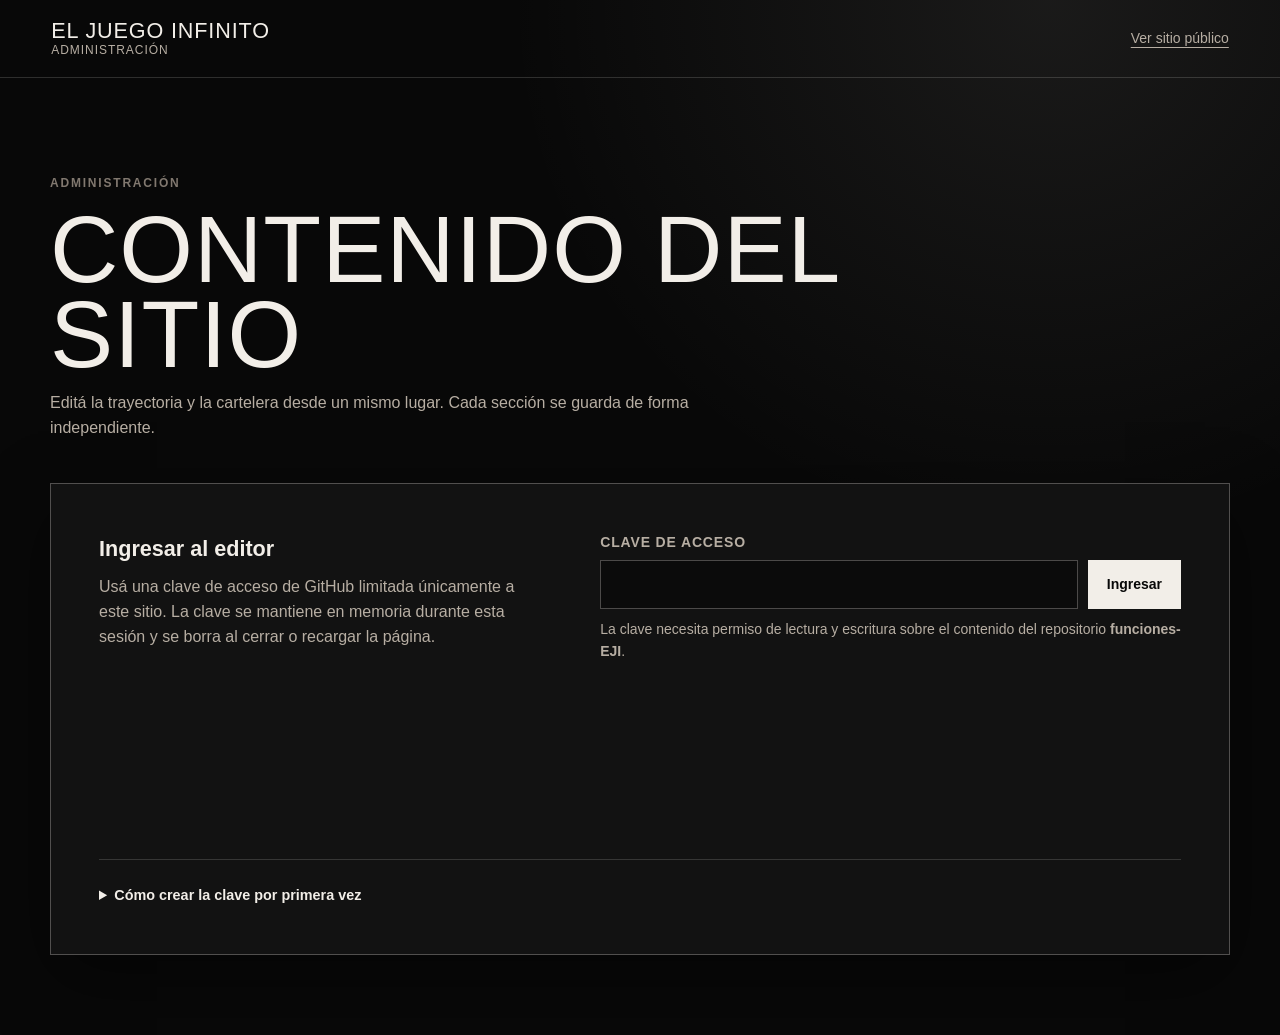
<file: admin/index.html>
<!DOCTYPE html>
<html lang="es">
<head>
  <meta charset="UTF-8">
  <meta name="viewport" content="width=device-width, initial-scale=1.0">
  <meta name="robots" content="noindex, nofollow">
  <meta name="referrer" content="no-referrer">
  <meta http-equiv="Content-Security-Policy" content="default-src 'self'; connect-src 'self' https://api.github.com; font-src https://fonts.gstatic.com; style-src 'self' https://fonts.googleapis.com; img-src 'self' data: blob:; script-src 'self'; base-uri 'none'; form-action 'self'">
  <title>Administración — El Juego Infinito</title>
  <link rel="preconnect" href="https://fonts.googleapis.com">
  <link rel="preconnect" href="https://fonts.gstatic.com" crossorigin>
  <link href="https://fonts.googleapis.com/css2?family=Anton&family=Inter:wght@400;500;600;700&display=swap" rel="stylesheet">
  <link rel="stylesheet" href="../css/style.css">
  <link rel="stylesheet" href="admin.css">
</head>
<body class="admin-body">
  <header class="admin-header">
    <a class="admin-brand" href="../index.html" aria-label="Volver al sitio de El Juego Infinito">
      <span>El Juego Infinito</span>
      <small>Administración</small>
    </a>
    <a class="admin-public-link" href="../index.html">Ver sitio público</a>
  </header>

  <main class="admin-main">
    <section class="admin-intro">
      <div>
        <div class="kicker">Administración</div>
        <h1>Contenido del sitio</h1>
        <p>Editá la trayectoria y la cartelera desde un mismo lugar. Cada sección se guarda de forma independiente.</p>
      </div>
      <div id="connection-state" class="connection-state" hidden>
        <span class="connection-dot" aria-hidden="true"></span>
        Sesión activa
        <button id="logout-button" class="text-button" type="button">Salir</button>
      </div>
    </section>

    <section id="login-panel" class="admin-panel login-panel">
      <div>
        <h2>Ingresar al editor</h2>
        <p>Usá una clave de acceso de GitHub limitada únicamente a este sitio. La clave se mantiene en memoria durante esta sesión y se borra al cerrar o recargar la página.</p>
      </div>
      <form id="login-form" class="login-form">
        <label for="access-token">Clave de acceso</label>
        <div class="token-row">
          <input id="access-token" name="access-token" type="password" autocomplete="off" spellcheck="false" required aria-describedby="token-help">
          <button class="admin-button" type="submit">Ingresar</button>
        </div>
        <p id="token-help" class="field-help">La clave necesita permiso de lectura y escritura sobre el contenido del repositorio <strong>funciones-EJI</strong>.</p>
      </form>
      <div id="login-status" class="status-message login-status" role="status" aria-live="polite"></div>
      <details class="setup-help">
        <summary>Cómo crear la clave por primera vez</summary>
        <ol>
          <li>Abrí <a href="https://github.com/settings/personal-access-tokens/new" target="_blank" rel="noopener noreferrer">GitHub · Nueva clave específica</a>.</li>
          <li>Elegí solo el repositorio <strong>funciones-EJI</strong>.</li>
          <li>En permisos del repositorio, activá <strong>Contents: Read and write</strong>.</li>
          <li>Elegí una fecha de vencimiento breve, generá la clave y guardala en tu administrador de contraseñas.</li>
        </ol>
      </details>
    </section>

    <section id="editor-panel" class="editor-panel" hidden>
      <div class="section-tabs" role="tablist" aria-label="Secciones editables">
        <button id="trayectoria-tab" class="section-tab active" type="button" role="tab" aria-selected="true" aria-controls="trayectoria-editor" data-section="trayectoria">Trayectoria</button>
        <button id="entradas-tab" class="section-tab" type="button" role="tab" aria-selected="false" aria-controls="entradas-editor" data-section="entradas">Entradas / Cartelera</button>
      </div>

      <section id="trayectoria-editor" class="section-editor" role="tabpanel" aria-labelledby="trayectoria-tab" data-section-panel="trayectoria">
        <div class="section-heading">
          <div>
            <h2>Trayectoria</h2>
            <p>Las funciones se muestran de la más reciente a la más antigua.</p>
          </div>
          <a href="../trayectoria.html" target="_blank" rel="noopener">Ver página pública</a>
        </div>
        <div class="editor-toolbar">
          <div>
            <strong id="trayectoria-count">0 funciones</strong>
            <span id="trayectoria-dirty" class="dirty-state" hidden>Cambios sin guardar</span>
          </div>
          <div class="toolbar-actions">
            <button id="trayectoria-reload" class="admin-button secondary" type="button">Volver a cargar</button>
            <button id="trayectoria-add" class="admin-button secondary" type="button">+ Nueva función</button>
            <button id="trayectoria-save" class="admin-button" type="button">Guardar trayectoria</button>
          </div>
        </div>
        <div id="trayectoria-status" class="status-message" role="status" aria-live="polite"></div>
        <div id="trayectoria-list" class="record-list"></div>
      </section>

      <section id="entradas-editor" class="section-editor" role="tabpanel" aria-labelledby="entradas-tab" data-section-panel="entradas" hidden>
        <div class="section-heading">
          <div>
            <h2>Entradas / Cartelera</h2>
            <p>Las funciones se muestran en orden cronológico, empezando por la fecha más próxima.</p>
          </div>
          <a href="../entradas.html" target="_blank" rel="noopener">Ver página pública</a>
        </div>
        <div class="editor-toolbar">
          <div>
            <strong id="entradas-count">0 funciones</strong>
            <span id="entradas-dirty" class="dirty-state" hidden>Cambios sin guardar</span>
          </div>
          <div class="toolbar-actions">
            <button id="entradas-reload" class="admin-button secondary" type="button">Volver a cargar</button>
            <button id="entradas-add" class="admin-button secondary" type="button">+ Nueva función</button>
            <button id="entradas-save" class="admin-button" type="button">Guardar cartelera</button>
          </div>
        </div>
        <div id="entradas-status" class="status-message" role="status" aria-live="polite"></div>
        <div id="entradas-list" class="record-list ticket-editor-list"></div>
      </section>
    </section>
  </main>

  <script src="admin.js"></script>
</body>
</html>
</file>
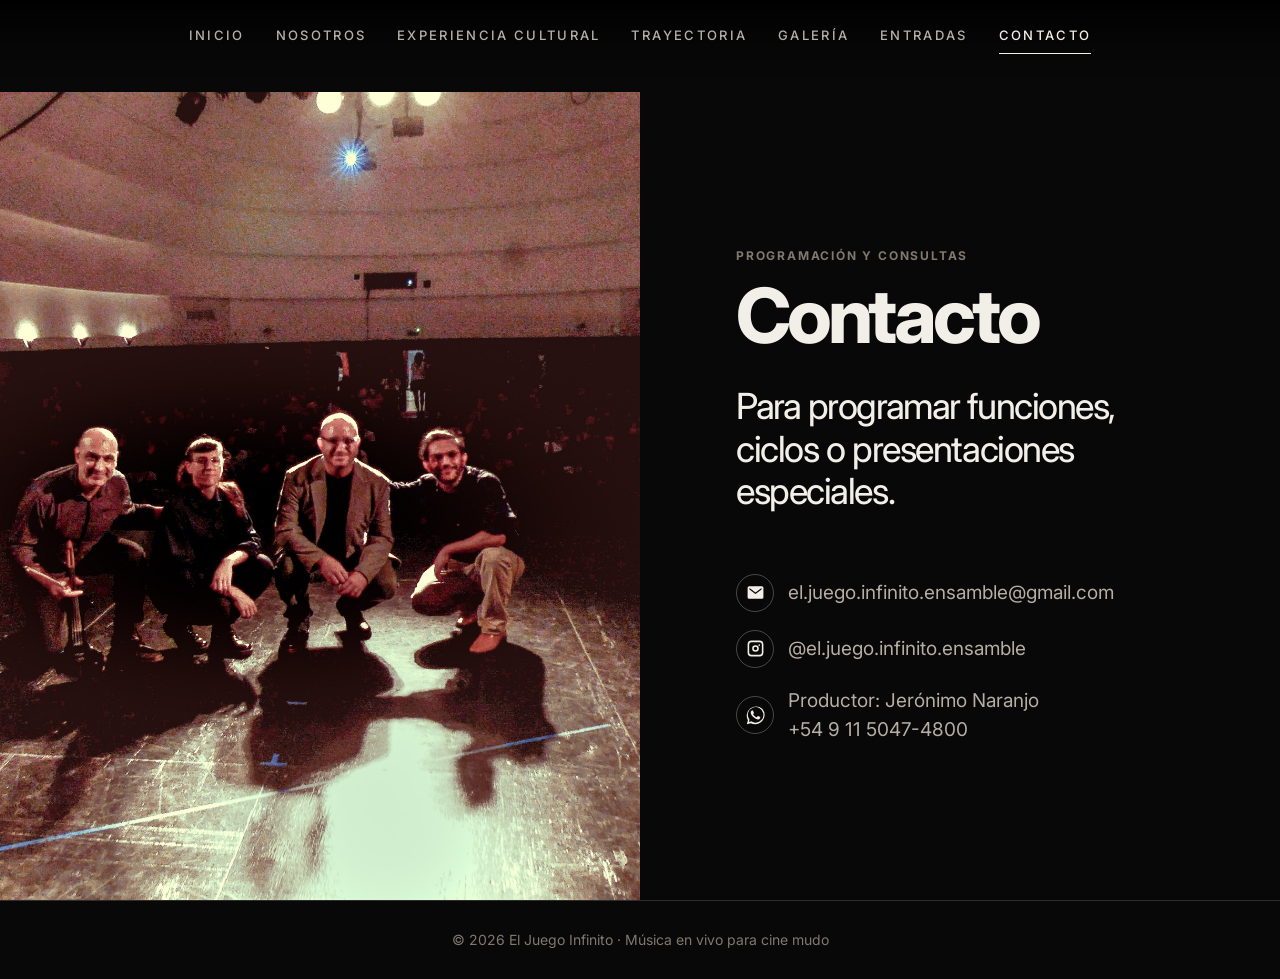
<file: contacto.html>
<!DOCTYPE html>
<html lang="es">
<head>
  <meta charset="UTF-8">
  <meta name="viewport" content="width=device-width, initial-scale=1.0">
  <title>Contacto — El Juego Infinito</title>
  <link rel="preconnect" href="https://fonts.googleapis.com">
  <link rel="preconnect" href="https://fonts.gstatic.com" crossorigin>
  <link href="https://fonts.googleapis.com/css2?family=Anton&family=Inter:wght@300;400;450;500;600;700;800&display=swap" rel="stylesheet">
  <link rel="stylesheet" href="css/style.css">
</head>
<body class="">
<nav class="site-nav" aria-label="Navegación principal">
  <ul class="nav-links">
    <li><a href="index.html" class="">Inicio</a></li>
<li><a href="nosotros.html" class="">Nosotros</a></li>
<li><a href="experiencia.html" class="">Experiencia cultural</a></li>
<li><a href="trayectoria.html" class="">Trayectoria</a></li>
<li><a href="galeria.html" class="">Galería</a></li>
<li><a href="entradas.html" class="">Entradas</a></li>
<li><a href="contacto.html" class="active">Contacto</a></li>
  </ul>
</nav>

<main>
  <section class="contact-layout reveal">
    <div class="contact-photo" aria-label="El Juego Infinito después de una función"></div>
    <div class="contact-content">
      <div class="kicker">Programación y consultas</div>
      <h1 class="page-title">Contacto</h1>
      <p class="lead">Para programar funciones, ciclos o presentaciones especiales.</p>

      <div class="contact-list">
        <a class="contact-item"
           href="https://mail.google.com/mail/?view=cm&fs=1&to=el.juego.infinito.ensamble@gmail.com"
           target="_blank"
           rel="noopener">
          <span class="icon-circle"><svg viewBox="0 0 24 24" aria-hidden="true"><path d="M20 4H4a2 2 0 0 0-2 2v12a2 2 0 0 0 2 2h16a2 2 0 0 0 2-2V6a2 2 0 0 0-2-2Zm-.4 4.25-7.07 5.3a.9.9 0 0 1-1.06 0L4.4 8.25V6.4l7.6 5.7 7.6-5.7v1.85Z"/></svg></span>
          <span>el.juego.infinito.ensamble@gmail.com</span>
        </a>
        <a class="contact-item" href="https://www.instagram.com/el.juego.infinito.ensamble/" target="_blank" rel="noopener">
          <span class="icon-circle"><svg viewBox="0 0 24 24" aria-hidden="true"><path d="M7 2h10a5 5 0 0 1 5 5v10a5 5 0 0 1-5 5H7a5 5 0 0 1-5-5V7a5 5 0 0 1 5-5Zm0 2a3 3 0 0 0-3 3v10a3 3 0 0 0 3 3h10a3 3 0 0 0 3-3V7a3 3 0 0 0-3-3H7Zm5 3.8A4.2 4.2 0 1 1 7.8 12 4.2 4.2 0 0 1 12 7.8Zm0 2A2.2 2.2 0 1 0 14.2 12 2.2 2.2 0 0 0 12 9.8Zm4.75-3.05a1 1 0 1 1-1 1 1 1 0 0 1 1-1Z"/></svg></span>
          <span>@el.juego.infinito.ensamble</span>
        </a>
        <a class="contact-item" href="https://wa.me/5491150474800" target="_blank" rel="noopener">
          <span class="icon-circle"><svg viewBox="0 0 24 24" aria-hidden="true"><path d="M20.5 3.5A11.8 11.8 0 0 0 2.4 18.1L1 23l5.1-1.35A11.78 11.78 0 0 0 12 23a11.8 11.8 0 0 0 8.5-19.5ZM12 21a9.7 9.7 0 0 1-5-1.38l-.36-.22-3 .8.8-2.9-.24-.38A9.82 9.82 0 1 1 12 21Zm5.36-7.35c-.3-.15-1.76-.87-2.03-.97s-.47-.15-.67.15-.77.97-.94 1.17-.35.22-.65.08a7.95 7.95 0 0 1-2.34-1.45 8.75 8.75 0 0 1-1.62-2.02c-.17-.3-.02-.46.13-.61.13-.13.3-.35.45-.52s.2-.3.3-.5a.55.55 0 0 0-.03-.52c-.08-.15-.67-1.62-.92-2.22-.24-.58-.49-.5-.67-.5h-.57a1.1 1.1 0 0 0-.8.37 3.35 3.35 0 0 0-1.05 2.5 5.84 5.84 0 0 0 1.22 3.1 13.35 13.35 0 0 0 5.1 4.5 17.4 17.4 0 0 0 1.7.63 4.1 4.1 0 0 0 1.87.12 3.06 3.06 0 0 0 2-1.42 2.5 2.5 0 0 0 .18-1.42c-.08-.13-.27-.2-.57-.35Z"/></svg></span>
          <span>Productor: Jerónimo Naranjo<br>+54 9 11 5047-4800</span>
        </a>
      </div>
    </div>
  </section>
</main>

<footer class="footer">© 2026 El Juego Infinito · Música en vivo para cine mudo</footer>
<script src="js/main.js"></script>
</body>
</html>
</file>
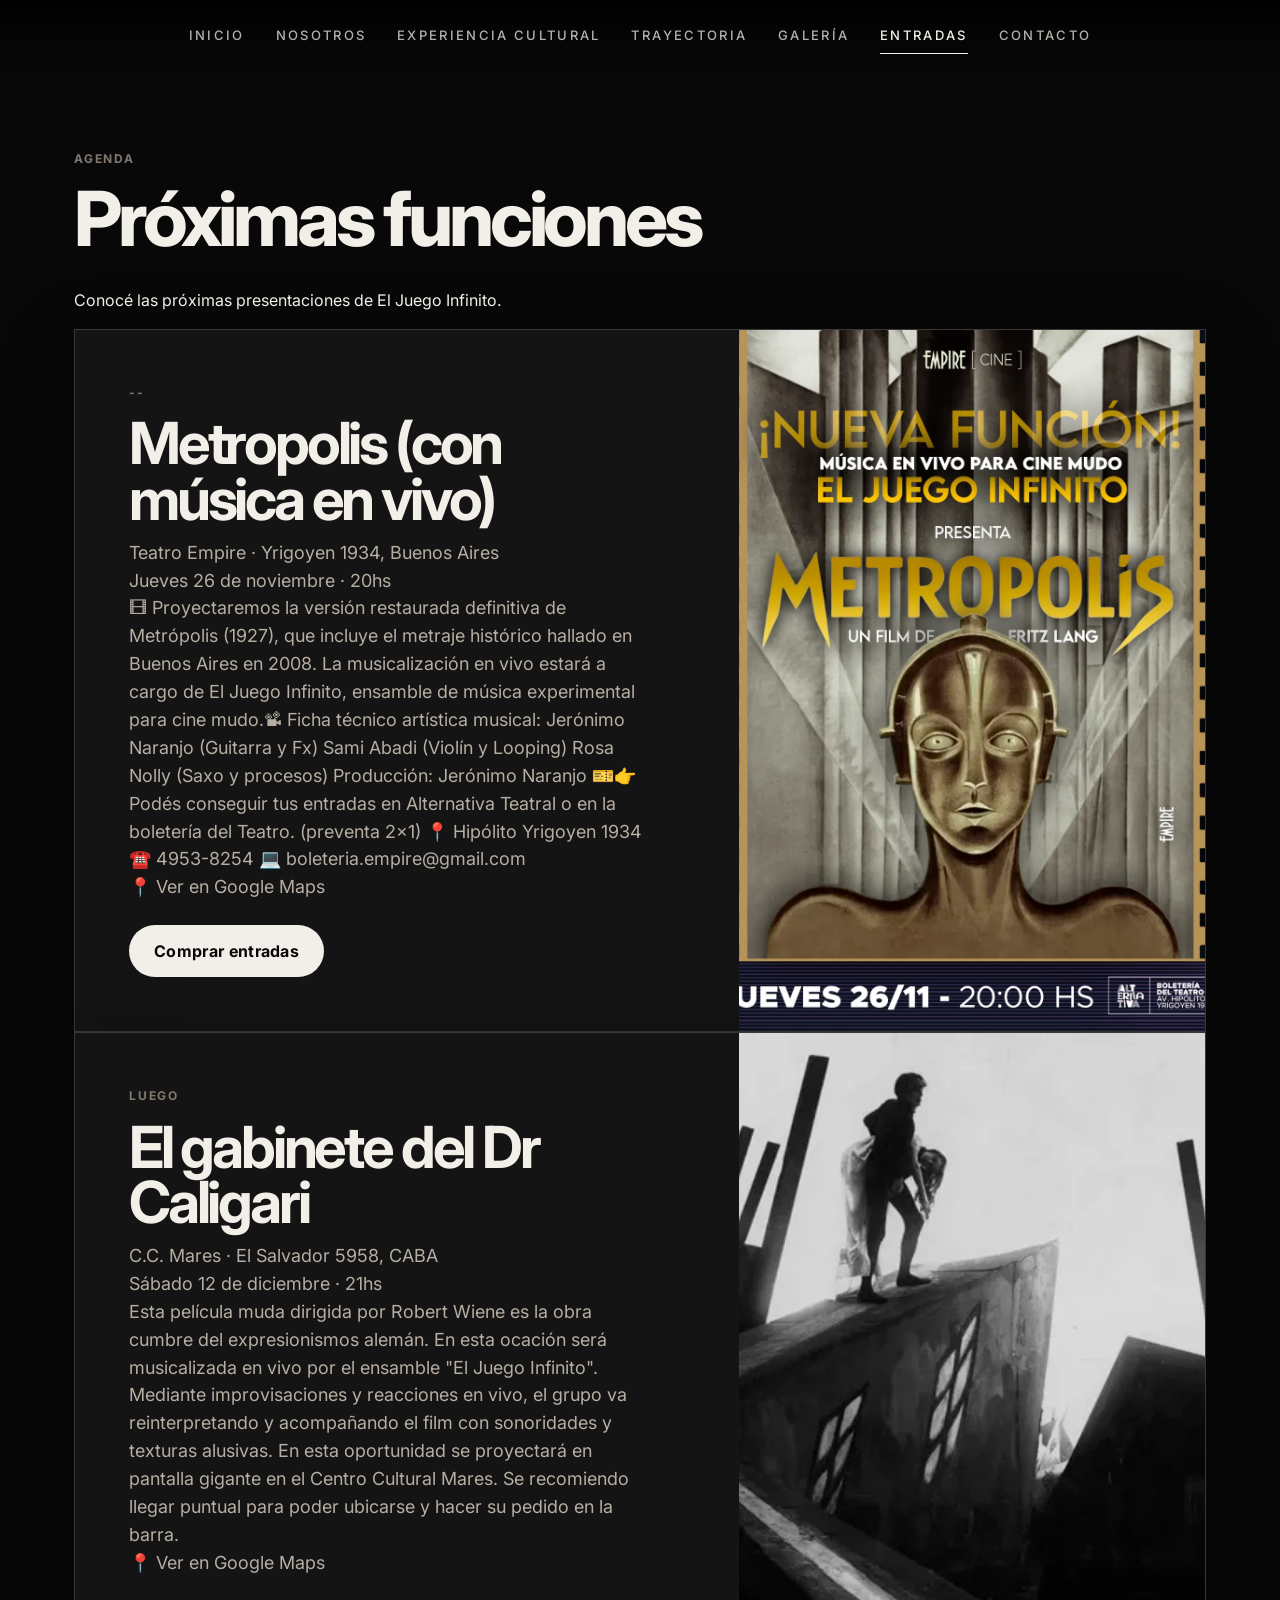
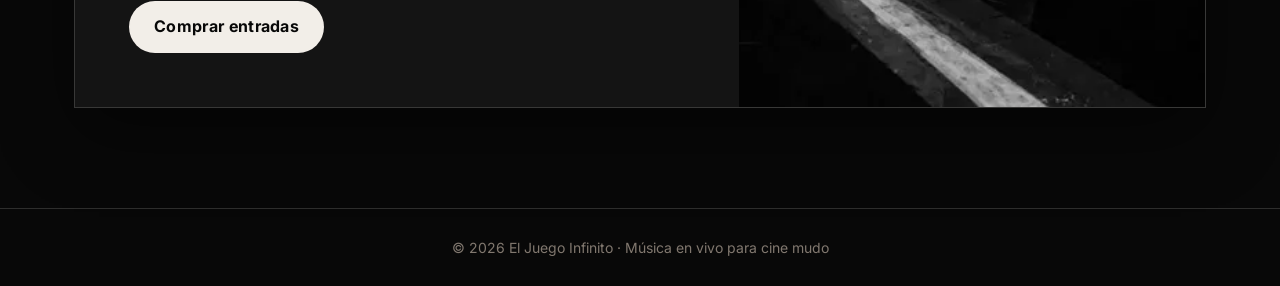
<file: entradas.html>
<!DOCTYPE html>
<html lang="es">
<head>
  <meta charset="UTF-8">
  <meta name="viewport" content="width=device-width, initial-scale=1.0">
  <title>Próximas funciones — El Juego Infinito</title>
  <link rel="preconnect" href="https://fonts.googleapis.com">
  <link rel="preconnect" href="https://fonts.gstatic.com" crossorigin>
  <link href="https://fonts.googleapis.com/css2?family=Anton&family=Inter:wght@300;400;450;500;600;700;800&display=swap" rel="stylesheet">
  <link rel="stylesheet" href="css/style.css">
</head>
<body class="">
<nav class="site-nav" aria-label="Navegación principal">
  <ul class="nav-links">
    <li><a href="index.html" class="">Inicio</a></li>
    <li><a href="nosotros.html" class="">Nosotros</a></li>
    <li><a href="experiencia.html" class="">Experiencia cultural</a></li>
    <li><a href="trayectoria.html" class="">Trayectoria</a></li>
    <li><a href="galeria.html" class="">Galería</a></li>
    <li><a href="entradas.html" class="active">Entradas</a></li>
    <li><a href="contacto.html" class="">Contacto</a></li>
  </ul>
</nav>

<main>
  <section class="page reveal">
    <div class="kicker">Agenda</div>
    <h1 class="page-title">Próximas funciones</h1>
    <p class="page-intro">Conocé las próximas presentaciones de El Juego Infinito.</p>

    <div id="ticket-list" class="ticket-list" aria-live="polite">
      <p class="ticket-message">Cargando próximas funciones…</p>
    </div>
    <noscript>
      <p class="ticket-message">Activá JavaScript para ver las próximas funciones.</p>
    </noscript>
  </section>
</main>

<footer class="footer">© 2026 El Juego Infinito · Música en vivo para cine mudo</footer>
<script src="js/entradas.js?v=2"></script>
<script src="js/main.js"></script>
</body>
</html>
</file>
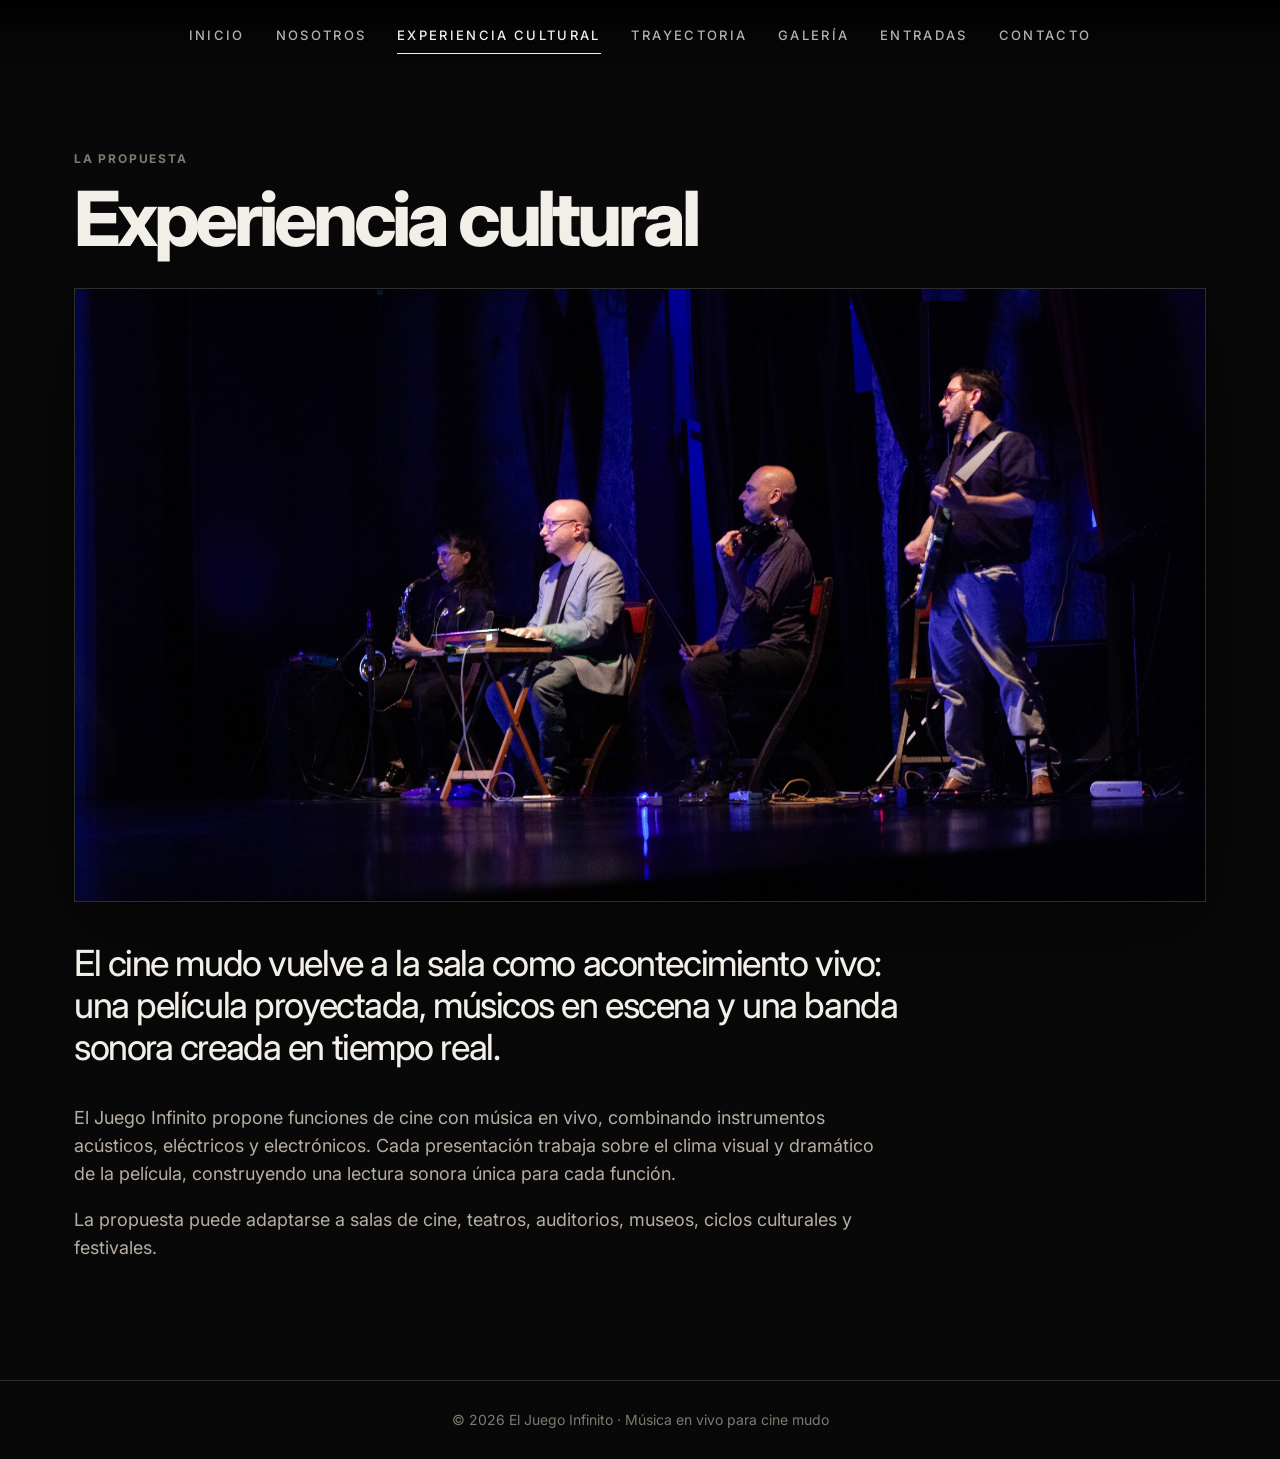
<file: experiencia.html>
<!DOCTYPE html>
<html lang="es">
<head>
  <meta charset="UTF-8">
  <meta name="viewport" content="width=device-width, initial-scale=1.0">
  <title>Experiencia cultural — El Juego Infinito</title>
  <link rel="preconnect" href="https://fonts.googleapis.com">
  <link rel="preconnect" href="https://fonts.gstatic.com" crossorigin>
  <link href="https://fonts.googleapis.com/css2?family=Anton&family=Inter:wght@300;400;450;500;600;700;800&display=swap" rel="stylesheet">
  <link rel="stylesheet" href="css/style.css">
</head>
<body class="">
<nav class="site-nav" aria-label="Navegación principal">
  <ul class="nav-links">
    <li><a href="index.html" class="">Inicio</a></li>
<li><a href="nosotros.html" class="">Nosotros</a></li>
<li><a href="experiencia.html" class="active">Experiencia cultural</a></li>
<li><a href="trayectoria.html" class="">Trayectoria</a></li>
<li><a href="galeria.html" class="">Galería</a></li>
<li><a href="entradas.html" class="">Entradas</a></li>
<li><a href="contacto.html" class="">Contacto</a></li>
  </ul>
</nav>

<main>
  <section class="page reveal">
    <div class="kicker">La propuesta</div>
    <h1 class="page-title">Experiencia cultural</h1>
    <figure class="feature-image">
      <img src="img/musicos-tocando.jpg" alt="El Juego Infinito musicalizando cine mudo en vivo">
    </figure>
    <p class="lead">El cine mudo vuelve a la sala como acontecimiento vivo: una película proyectada, músicos en escena y una banda sonora creada en tiempo real.</p>
    <div class="text">
      <p>El Juego Infinito propone funciones de cine con música en vivo, combinando instrumentos acústicos, eléctricos y electrónicos. Cada presentación trabaja sobre el clima visual y dramático de la película, construyendo una lectura sonora única para cada función.</p>
      <p>La propuesta puede adaptarse a salas de cine, teatros, auditorios, museos, ciclos culturales y festivales.</p>
    </div>
  </section>
</main>

<footer class="footer">© 2026 El Juego Infinito · Música en vivo para cine mudo</footer>
<script src="js/main.js"></script>
</body>
</html>
</file>
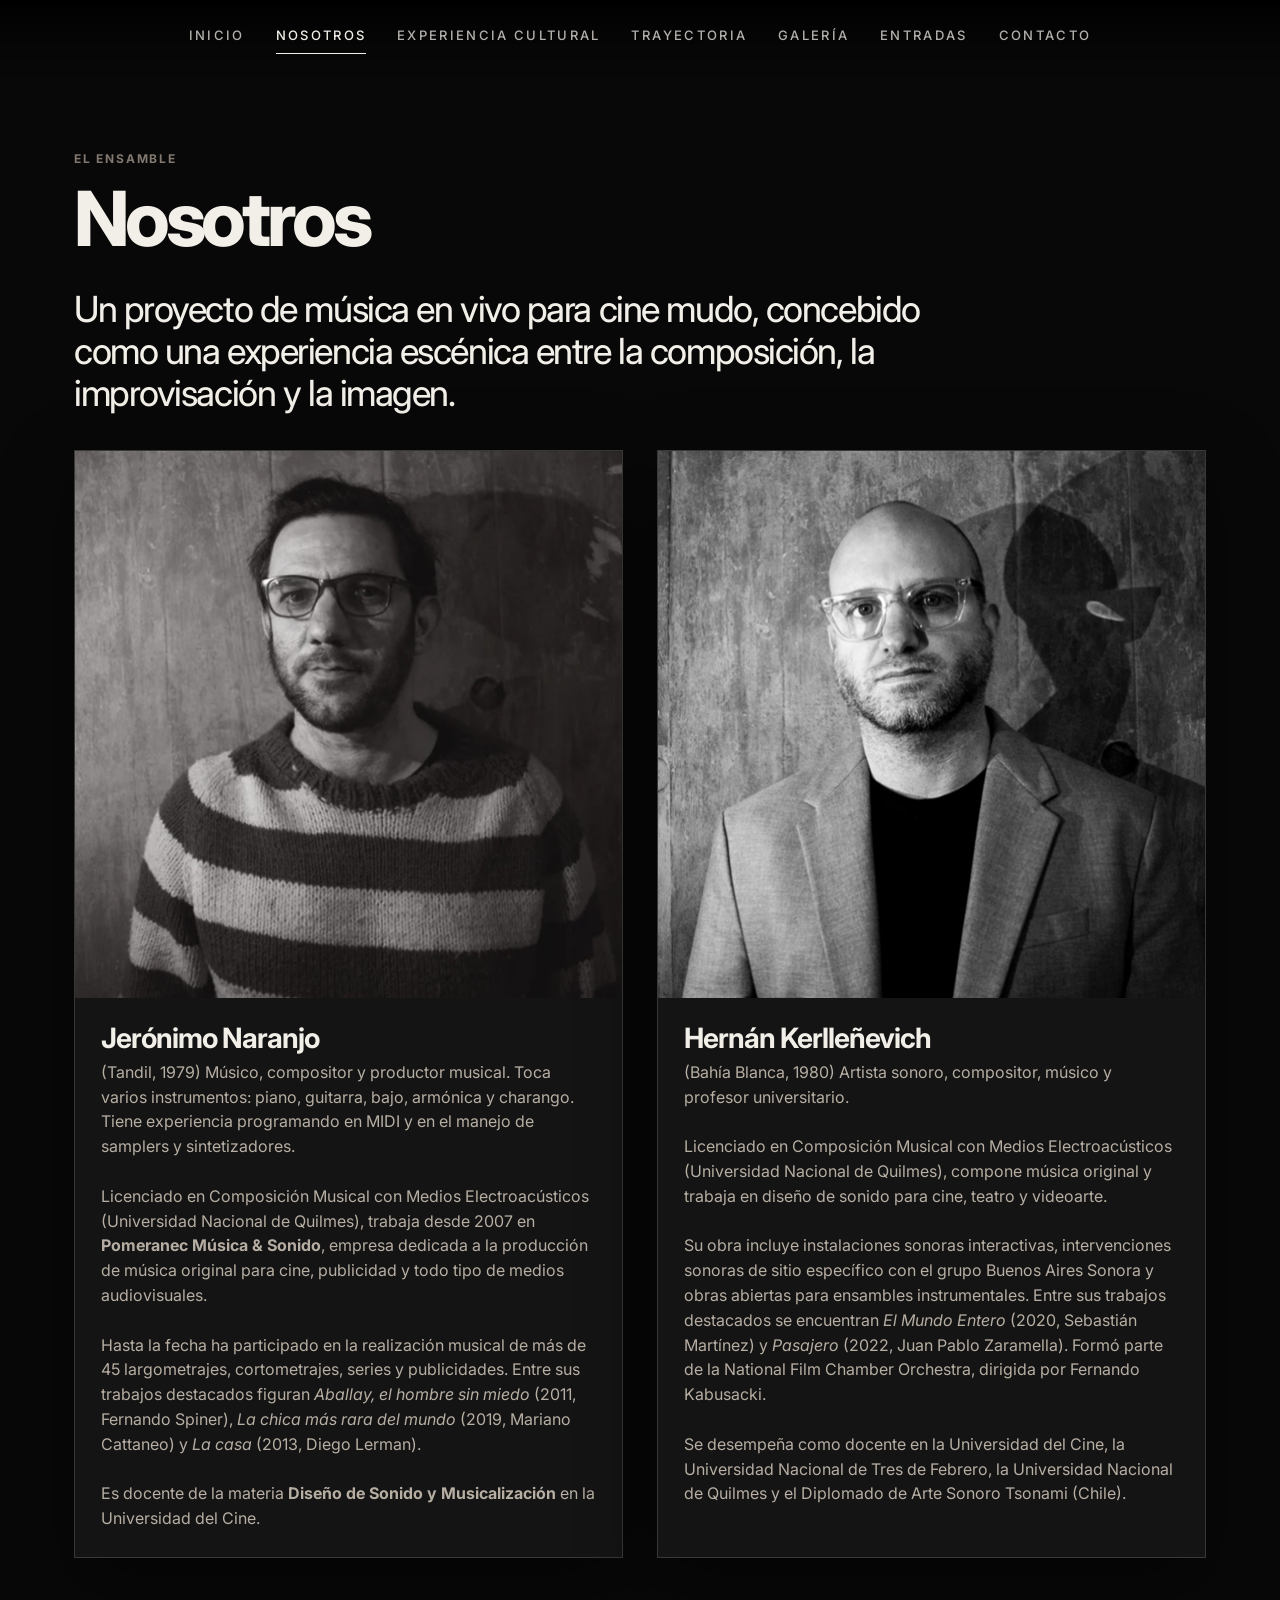
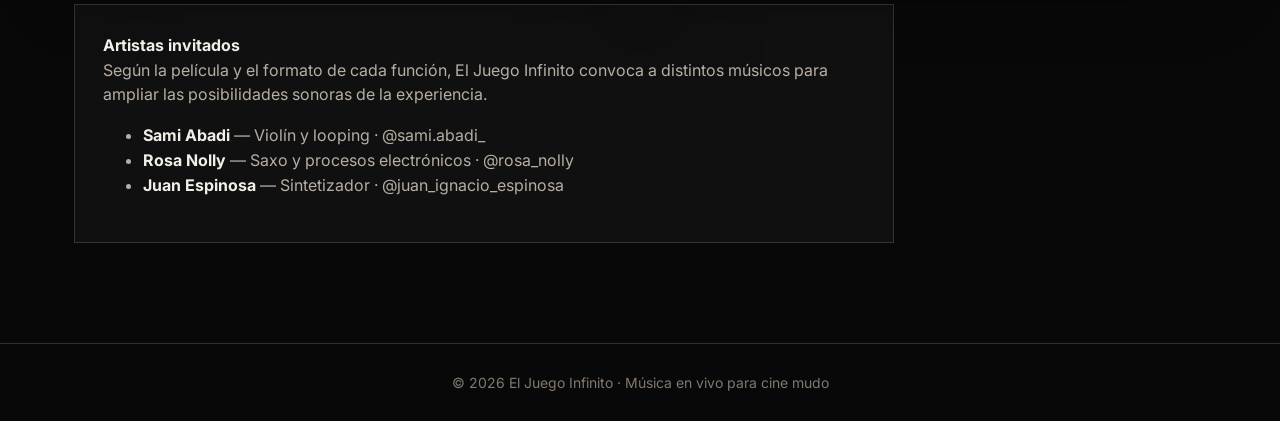
<file: nosotros.html>
<!DOCTYPE html>
<html lang="es">
<head>
  <meta charset="UTF-8">
  <meta name="viewport" content="width=device-width, initial-scale=1.0">
  <title>Nosotros — El Juego Infinito</title>
  <link rel="preconnect" href="https://fonts.googleapis.com">
  <link rel="preconnect" href="https://fonts.gstatic.com" crossorigin>
  <link href="https://fonts.googleapis.com/css2?family=Anton&family=Inter:wght@300;400;450;500;600;700;800&display=swap" rel="stylesheet">
  <link rel="stylesheet" href="css/style.css">
</head>
<body class="">
<nav class="site-nav" aria-label="Navegación principal">
  <ul class="nav-links">
    <li><a href="index.html" class="">Inicio</a></li>
<li><a href="nosotros.html" class="active">Nosotros</a></li>
<li><a href="experiencia.html" class="">Experiencia cultural</a></li>
<li><a href="trayectoria.html" class="">Trayectoria</a></li>
<li><a href="galeria.html" class="">Galería</a></li>
<li><a href="entradas.html" class="">Entradas</a></li>
<li><a href="contacto.html" class="">Contacto</a></li>
  </ul>
</nav>

<main>
  <section class="page reveal">
    <div class="kicker">El ensamble</div>
    <h1 class="page-title">Nosotros</h1>
    <p class="lead">Un proyecto de música en vivo para cine mudo, concebido como una experiencia escénica entre la composición, la improvisación y la imagen.</p>

    <div class="grid-two">
      <article class="member-card">
        <img src="img/jeronimo.png" alt="Jerónimo Naranjo">
        <div class="member-card-content">
          <h2>Jerónimo Naranjo</h2>
          <p>(Tandil, 1979) Músico, compositor y productor musical. Toca varios instrumentos: piano, guitarra, bajo, armónica y charango. Tiene experiencia programando en MIDI y en el manejo de samplers y sintetizadores.<br><br>
          Licenciado en Composición Musical con Medios Electroacústicos (Universidad Nacional de Quilmes), trabaja desde 2007 en <strong>Pomeranec Música &amp; Sonido</strong>, empresa dedicada a la producción de música original para cine, publicidad y todo tipo de medios audiovisuales.<br><br>
          Hasta la fecha ha participado en la realización musical de más de 45 largometrajes, cortometrajes, series y publicidades. Entre sus trabajos destacados figuran <em>Aballay, el hombre sin miedo</em> (2011, Fernando Spiner), <em>La chica más rara del mundo</em> (2019, Mariano Cattaneo) y <em>La casa</em> (2013, Diego Lerman).<br><br>
          Es docente de la materia <strong>Diseño de Sonido y Musicalización</strong> en la Universidad del Cine.</p>
        </div>
      </article>

      <article class="member-card">
        <img src="img/hernan.png" alt="Hernán K">
        <div class="member-card-content">
          <h2>Hernán Kerlleñevich</h2>
          <p>(Bahía Blanca, 1980) Artista sonoro, compositor, músico y profesor universitario.<br><br>
          Licenciado en Composición Musical con Medios Electroacústicos (Universidad Nacional de Quilmes), compone música original y trabaja en diseño de sonido para cine, teatro y videoarte.<br><br>
          Su obra incluye instalaciones sonoras interactivas, intervenciones sonoras de sitio específico con el grupo Buenos Aires Sonora y obras abiertas para ensambles instrumentales. Entre sus trabajos destacados se encuentran <em>El Mundo Entero</em> (2020, Sebastián Martínez) y <em>Pasajero</em> (2022, Juan Pablo Zaramella). Formó parte de la National Film Chamber Orchestra, dirigida por Fernando Kabusacki.<br><br>
          Se desempeña como docente en la Universidad del Cine, la Universidad Nacional de Tres de Febrero, la Universidad Nacional de Quilmes y el Diplomado de Arte Sonoro Tsonami (Chile).</p>
        </div>
      </article>
    </div>

    <div class="guest-note">
      <strong>Artistas invitados</strong><br>
      Según la película y el formato de cada función, El Juego Infinito convoca a distintos músicos para ampliar las posibilidades sonoras de la experiencia.
      <ul>
        <li><strong>Sami Abadi</strong> — Violín y looping · <a href="https://www.instagram.com/sami.abadi_/" target="_blank">@sami.abadi_</a></li>
        <li><strong>Rosa Nolly</strong> — Saxo y procesos electrónicos · <a href="https://www.instagram.com/rosa_nolly/" target="_blank">@rosa_nolly</a></li>
        <li><strong>Juan Espinosa</strong> — Sintetizador · <a href="https://www.instagram.com/juan_ignacio_espinosa/" target="_blank">@juan_ignacio_espinosa</a></li>
      </ul>
    </div>
  </section>
</main>

<footer class="footer">© 2026 El Juego Infinito · Música en vivo para cine mudo</footer>
<script src="js/main.js"></script>
</body>
</html>
</file>
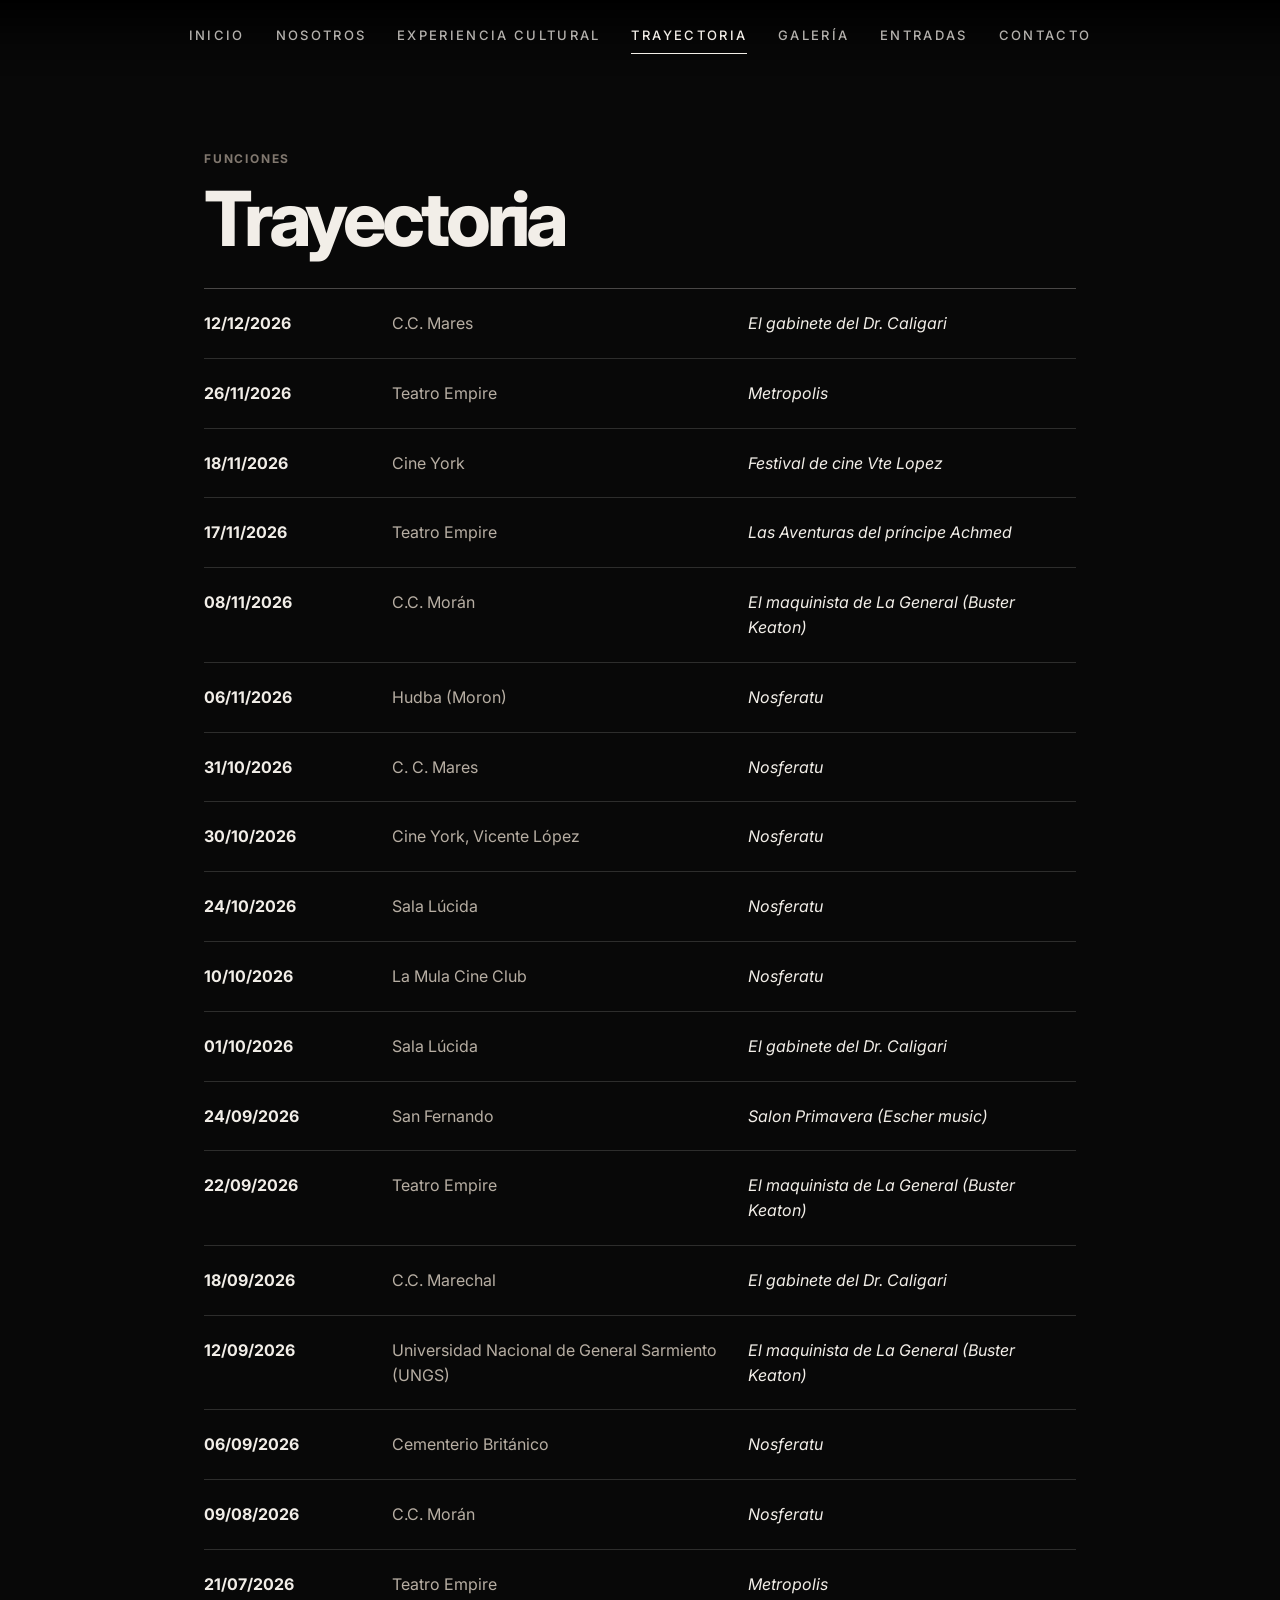
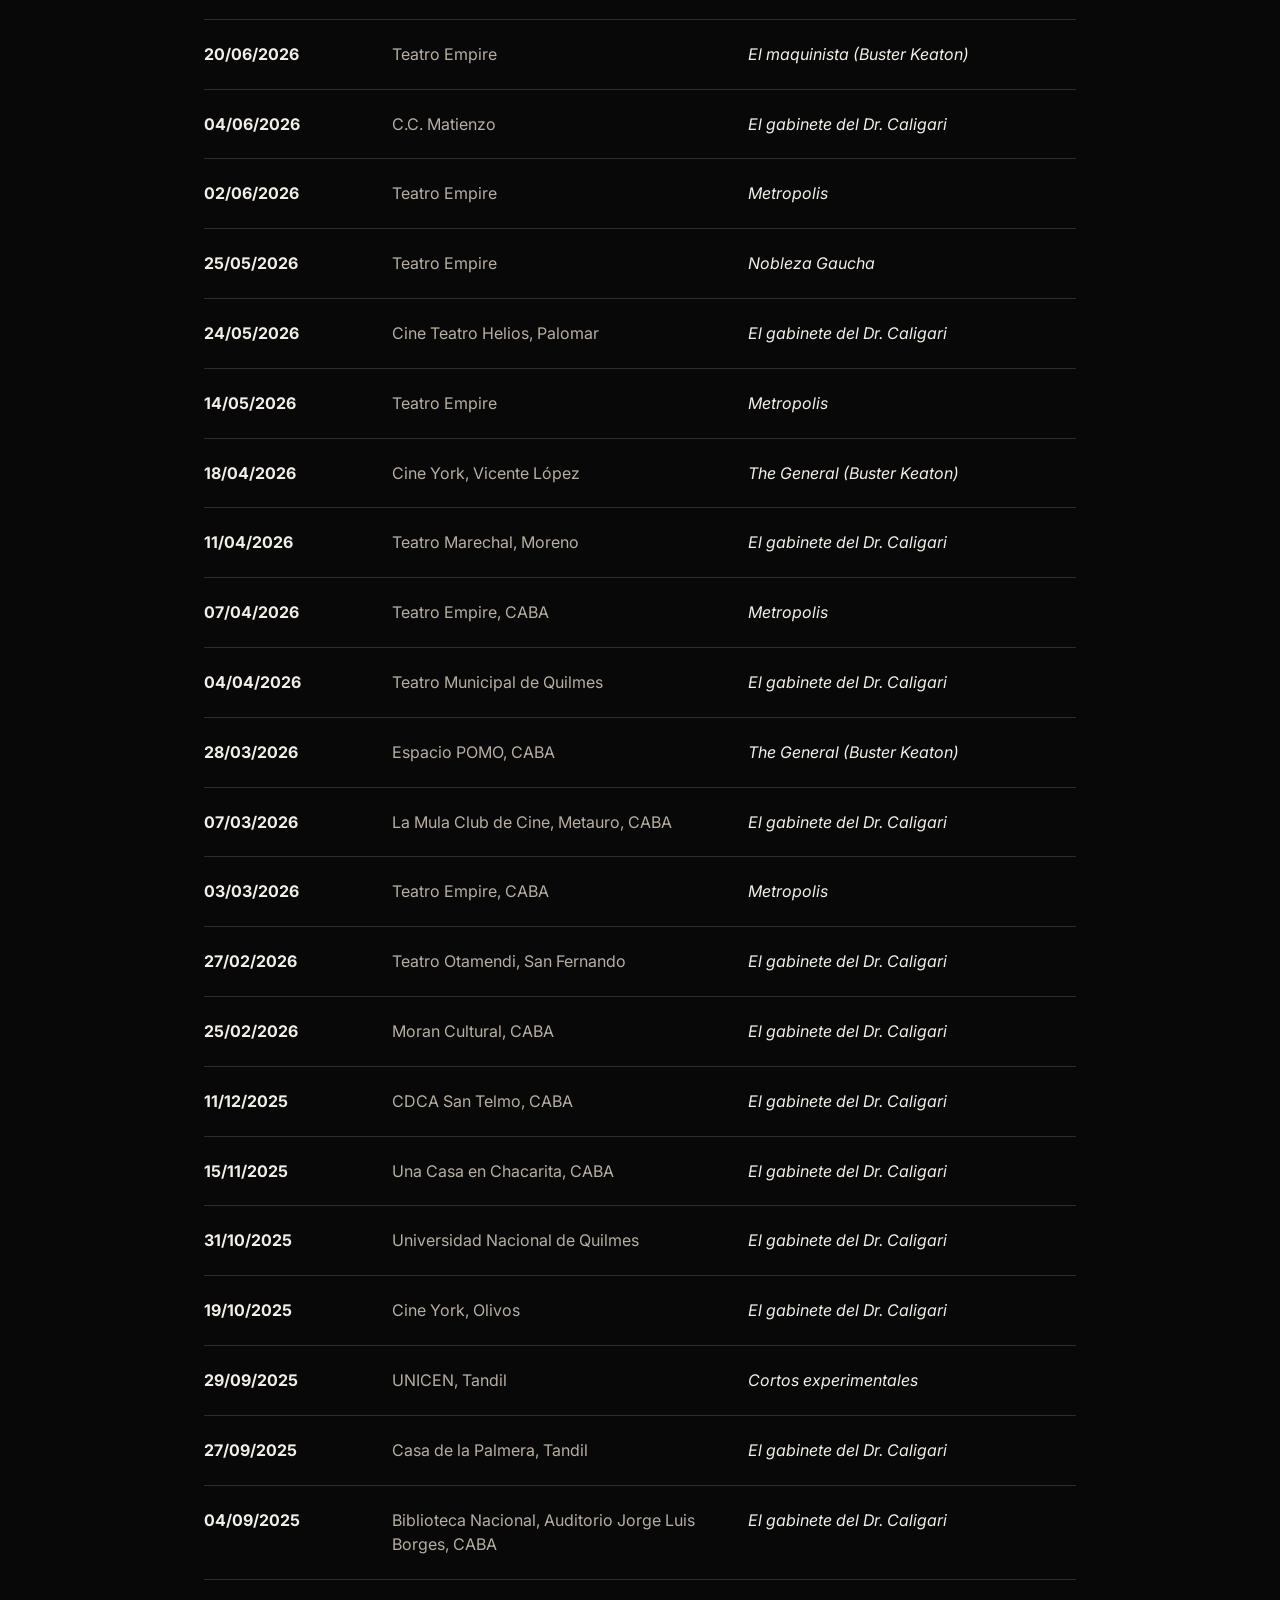
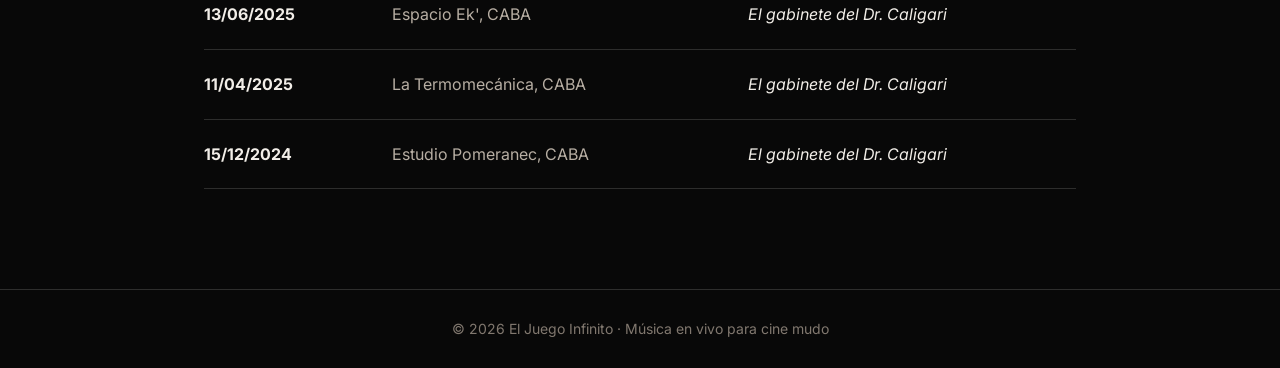
<file: trayectoria.html>
<!DOCTYPE html>
<html lang="es">
<head>
  <meta charset="UTF-8">
  <meta name="viewport" content="width=device-width, initial-scale=1.0">
  <title>Trayectoria — El Juego Infinito</title>
  <link rel="preconnect" href="https://fonts.googleapis.com">
  <link rel="preconnect" href="https://fonts.gstatic.com" crossorigin>
  <link href="https://fonts.googleapis.com/css2?family=Anton&family=Inter:wght@300;400;450;500;600;700;800&display=swap" rel="stylesheet">
  <link rel="stylesheet" href="css/style.css">
</head>
<body>
<nav class="site-nav" aria-label="Navegación principal">
  <ul class="nav-links">
    <li><a href="index.html">Inicio</a></li>
    <li><a href="nosotros.html">Nosotros</a></li>
    <li><a href="experiencia.html">Experiencia cultural</a></li>
    <li><a href="trayectoria.html" class="active">Trayectoria</a></li>
    <li><a href="galeria.html">Galería</a></li>
    <li><a href="entradas.html">Entradas</a></li>
    <li><a href="contacto.html">Contacto</a></li>
  </ul>
</nav>

<main>
  <section class="page page-narrow reveal">
    <div class="kicker">Funciones</div>
    <h1 class="page-title">Trayectoria</h1>
    <div class="timeline" aria-live="polite">
      <p class="timeline-message">Cargando trayectoria…</p>
    </div>
    <noscript>
      <p class="timeline-message">Activá JavaScript para ver la trayectoria completa.</p>
    </noscript>
  </section>
</main>

<footer class="footer">© 2026 El Juego Infinito · Música en vivo para cine mudo</footer>
<script src="js/trayectoria.js?v=2"></script>
<script src="js/main.js"></script>
</body>
</html>
</file>
<file: css/style.css>
:root {
  --bg: #080808;
  --bg-soft: #101010;
  --bg-card: #141414;
  --text: #f2eee8;
  --muted: #b7aea3;
  --muted-2: #81786f;
  --line: rgba(242, 238, 232, .16);
  --line-strong: rgba(242, 238, 232, .28);
  --accent: #f2eee8;
  --shadow: 0 24px 70px rgba(0, 0, 0, .46);
}

* { box-sizing: border-box; }

html { scroll-behavior: smooth; }

body {
  margin: 0;
  background: var(--bg);
  color: var(--text);
  font-family: Inter, Arial, sans-serif;
  line-height: 1.55;
  -webkit-font-smoothing: antialiased;
  text-rendering: optimizeLegibility;
}

body::selection {
  background: var(--text);
  color: #000;
}

a {
  color: inherit;
  text-decoration: none;
}

img {
  display: block;
  width: 100%;
  max-width: 100%;
}

.site-nav {
  position: fixed;
  z-index: 50;
  top: 0;
  left: 0;
  width: 100%;
  padding: 22px clamp(18px, 4vw, 56px);
  display: flex;
  justify-content: center;
  align-items: center;
  background: linear-gradient(to bottom, rgba(0,0,0,.92), rgba(0,0,0,.30), rgba(0,0,0,0));
}

.nav-links {
  list-style: none;
  display: flex;
  gap: clamp(14px, 2.4vw, 34px);
  margin: 0;
  padding: 0;
  align-items: center;
  justify-content: center;
  flex-wrap: wrap;
}

.nav-links a {
  color: rgba(242, 238, 232, .74);
  font-size: 13px;
  letter-spacing: .18em;
  text-transform: uppercase;
  font-weight: 500;
  transition: color .22s ease, opacity .22s ease;
}

.nav-links a:hover,
.nav-links a.active {
  color: var(--text);
}

.nav-links a::after{
  content:"";
  display:block;
  margin-top:6px;
  height:1px;
  width:0;
  background:var(--text);
  transition:width .25s ease;
}
.nav-links a:hover::after,
.nav-links a.active::after{
  width:100%;
}

.hero {
  min-height: 100vh;
  position: relative;
  display: grid;
  align-items: start;
  justify-items: center;
  text-align: center;
  overflow: hidden;
  background:
    linear-gradient(to bottom, rgba(0,0,0,.28), rgba(0,0,0,.08) 38%, rgba(0,0,0,.55) 100%),
    url("../img/portada.jpg") center / cover no-repeat;
}

.hero-inner {
  position: relative;
  z-index: 2;
  padding: clamp(145px, 22vh, 220px) 24px 0;
  width: 100%;
}

.hero-title {
  margin: 0;
  font-family: Anton, Impact, Haettenschweiler, "Arial Narrow Bold", sans-serif;
  font-size: clamp(42px, 7vw, 108px);
  line-height: .88;
  letter-spacing: .015em;
  text-transform: uppercase;
  font-weight: 400;
  text-shadow: 0 5px 18px rgba(0,0,0,.55);
}

.hero-subtitle {
  margin: 8px 0 0;
  font-size: clamp(16px, 2.2vw, 28px);
  font-weight: 400;
  letter-spacing: .07em;
  color: rgba(242,238,232,.95);
  text-shadow: 0 5px 18px rgba(0,0,0,.75);
}

.hero-note {
  position: absolute;
  z-index: 3;
  bottom: 28px;
  left: 50%;
  transform: translateX(-50%);
  color: rgba(242,238,232,.7);
  font-size: 12px;
  letter-spacing: .16em;
  text-transform: uppercase;
}

main {
  padding-top: 92px;
  min-height: calc(100vh - 80px);
}

.page {
  max-width: 1180px;
  margin: 0 auto;
  padding: 58px 24px 100px;
}

.page-narrow {
  max-width: 920px;
}

.page-title {
  font-family: Inter, Arial, sans-serif;
  font-size: clamp(42px, 6vw, 76px);
  line-height: .94;
  margin: 0 0 34px;
  letter-spacing: -.055em;
  font-weight: 760;
}

.kicker {
  color: var(--muted-2);
  text-transform: uppercase;
  letter-spacing: .15em;
  font-size: 12px;
  font-weight: 700;
  margin-bottom: 14px;
}

.lead {
  max-width: 850px;
  margin: 0 0 36px;
  font-size: clamp(22px, 3vw, 36px);
  line-height: 1.17;
  letter-spacing: -.04em;
  color: var(--text);
  font-weight: 450;
}

.text {
  max-width: 800px;
  color: var(--muted);
  font-size: 18px;
}

.text p { margin: 0 0 18px; }

.button {
  display: inline-flex;
  align-items: center;
  justify-content: center;
  gap: 10px;
  min-height: 52px;
  padding: 0 24px;
  border: 1px solid var(--line-strong);
  border-radius: 999px;
  color: var(--bg);
  background: var(--text);
  font-weight: 700;
  letter-spacing: .02em;
  transition: transform .18s ease, opacity .18s ease;
}

.button:hover {
  transform: translateY(-2px);
  opacity: .9;
}

.button.secondary {
  background: transparent;
  color: var(--text);
}

.grid-two {
  display: grid;
  grid-template-columns: repeat(2, 1fr);
  gap: 34px;
}

.member-card {
  background: var(--bg-card);
  border: 1px solid var(--line);
  box-shadow: var(--shadow);
  overflow: hidden;
}

.member-card img {
  aspect-ratio: 1 / 1;
  object-fit: cover;
}

.member-card-content {
  padding: 26px;
}

.member-card h2 {
  margin: 0 0 6px;
  font-size: 28px;
  letter-spacing: -.035em;
  line-height: 1.05;
}

.member-card p {
  margin: 0;
  color: var(--muted);
}

.guest-note {
  margin-top: 46px;
  padding: 28px;
  border: 1px solid var(--line);
  background: var(--bg-soft);
  color: var(--muted);
  max-width: 820px;
}

.guest-note strong {
  color: var(--text);
}

.feature-image {
  margin: 0 0 40px;
  border: 1px solid var(--line);
  overflow: hidden;
  box-shadow: var(--shadow);
}

.feature-image img {
  height: min(68vh, 620px);
  object-fit: cover;
}

.timeline {
  border-top: 1px solid var(--line-strong);
}

.timeline-row {
  display: grid;
  grid-template-columns: minmax(120px, 160px) 1fr 1fr;
  gap: 28px;
  padding: 22px 0;
  border-bottom: 1px solid var(--line);
  align-items: baseline;
}

.timeline-date {
  font-weight: 700;
  color: var(--text);
}

.timeline-place {
  color: var(--muted);
}

.timeline-film {
  color: var(--text);
  font-style: italic;
}

.timeline-message {
  margin: 0;
  padding: 24px 0;
  border-bottom: 1px solid var(--line);
  color: var(--muted);
}

.gallery-section {
  margin-top: 54px;
}

.sub-title {
  font-size: clamp(28px, 4vw, 46px);
  margin: 0 0 24px;
  letter-spacing: -.04em;
  line-height: 1;
}

.photo-grid {
  display: grid;
  grid-template-columns: repeat(3, 1fr);
  gap: 18px;
}

.photo-item {
  border: 1px solid var(--line);
  background: var(--bg-card);
  overflow: hidden;
  cursor: zoom-in;
  position: relative;
}

.photo-item img {
  height: 280px;
  object-fit: cover;
  transition: transform .35s ease, opacity .35s ease;
}

.photo-item:hover img {
  transform: scale(1.035);
  opacity: .86;
}

.video-grid {
  display: grid;
  grid-template-columns: repeat(3, 1fr);
  gap: 22px;
}

.video-card {
  border: 1px solid var(--line);
  background: var(--bg-card);
  overflow: hidden;
}

.video-frame {
  position: relative;
  aspect-ratio: 16 / 9;
  background: #000;
}

.video-frame iframe {
  position: absolute;
  inset: 0;
  width: 100%;
  height: 100%;
  border: 0;
}

.video-card-content {
  padding: 16px;
  color: var(--muted);
  font-size: 15px;
}

.video-card-content a {
  color: var(--text);
  text-decoration: underline;
  text-underline-offset: 3px;
}

.ticket-card {
  display: grid;
  grid-template-columns: 1.15fr .85fr;
  gap: 34px;
  border: 1px solid var(--line);
  background: var(--bg-card);
  box-shadow: var(--shadow);
  overflow: hidden;
}

.ticket-card.without-image {
  grid-template-columns: 1fr;
}

.ticket-message {
  margin: 0;
  padding: 28px 0;
  border-top: 1px solid var(--line-strong);
  border-bottom: 1px solid var(--line);
  color: var(--muted);
}

.ticket-info {
  padding: clamp(28px, 5vw, 54px);
}

.ticket-info h2 {
  margin: 0 0 12px;
  font-size: clamp(34px, 5vw, 58px);
  letter-spacing: -.055em;
  line-height: .95;
}

.ticket-info p {
  color: var(--muted);
  font-size: 18px;
  margin: 0 0 24px;
}

.ticket-image img {
  height: 100%;
  min-height: 480px;
  object-fit: cover;
}

.contact-layout {
  min-height: calc(100vh - 92px);
  display: grid;
  grid-template-columns: 1fr 1fr;
}

.contact-photo {
  background: url("../img/post-funcion.jpg") center / cover no-repeat;
  min-height: 520px;
}

.contact-content {
  display: flex;
  flex-direction: column;
  justify-content: center;
  padding: clamp(48px, 8vw, 96px);
}

.contact-list {
  display: grid;
  gap: 18px;
  margin-top: 26px;
}

.contact-item {
  display: flex;
  align-items: center;
  gap: 14px;
  color: var(--muted);
  font-size: 19px;
}

.contact-item:hover {
  color: var(--text);
}

.icon-circle {
  width: 38px;
  height: 38px;
  border: 1px solid var(--line-strong);
  border-radius: 999px;
  display: inline-grid;
  place-items: center;
  flex: 0 0 auto;
  color: var(--text);
}

.icon-circle svg {
  width: 19px;
  height: 19px;
  fill: currentColor;
}

.footer {
  border-top: 1px solid var(--line);
  color: var(--muted-2);
  text-align: center;
  padding: 28px 20px;
  font-size: 14px;
}

.reveal {
  opacity: 0;
  transform: translateY(14px);
  animation: reveal .6s ease forwards;
}

@keyframes reveal {
  to { opacity: 1; transform: translateY(0); }
}

.lightbox {
  position: fixed;
  inset: 0;
  z-index: 100;
  display: none;
  align-items: center;
  justify-content: center;
  padding: 28px;
  background: rgba(0,0,0,.88);
}

.lightbox.open {
  display: flex;
}

.lightbox img {
  width: auto;
  max-width: min(1100px, 94vw);
  max-height: 86vh;
  object-fit: contain;
  box-shadow: var(--shadow);
}

.lightbox-close {
  position: absolute;
  top: 18px;
  right: 22px;
  background: transparent;
  border: 0;
  color: var(--text);
  font-size: 42px;
  line-height: 1;
  cursor: pointer;
}

@media (max-width: 980px) {
  .photo-grid,
  .video-grid {
    grid-template-columns: repeat(2, 1fr);
  }

  .ticket-card,
  .contact-layout {
    grid-template-columns: 1fr;
  }

  .ticket-image img {
    min-height: auto;
  }
}

@media (max-width: 720px) {
  .site-nav {
    position: absolute;
    padding: 18px 16px;
  }

  .nav-links {
    gap: 10px 16px;
  }

  .nav-links a {
    font-size: 11px;
  }

  .hero {
    background-position: center top;
  }

  .hero-inner {
    padding-top: 110px;
  }

  main {
    padding-top: 118px;
  }

  .page {
    padding-top: 34px;
    padding-bottom: 72px;
  }

  .grid-two,
  .photo-grid,
  .video-grid {
    grid-template-columns: 1fr;
  }

  .timeline-row {
    grid-template-columns: 1fr;
    gap: 4px;
  }

  .feature-image img,
  .photo-item img {
    height: auto;
  }

  .contact-item {
    align-items: flex-start;
    font-size: 17px;
  }
}
</file>
<file: admin/admin.css>
.admin-body {
  min-height: 100vh;
  background:
    radial-gradient(circle at 82% 0%, rgba(242, 238, 232, .08), transparent 34rem),
    var(--bg);
}

.admin-header {
  min-height: 78px;
  padding: 18px clamp(20px, 4vw, 56px);
  border-bottom: 1px solid var(--line);
  display: flex;
  align-items: center;
  justify-content: space-between;
  gap: 24px;
}

.admin-brand {
  display: flex;
  flex-direction: column;
  line-height: 1.15;
}

.admin-brand span {
  font-family: Anton, Impact, sans-serif;
  font-size: 1.35rem;
  letter-spacing: .04em;
  text-transform: uppercase;
}

.admin-brand small {
  color: var(--muted);
  font-size: .75rem;
  letter-spacing: .08em;
  text-transform: uppercase;
}

.admin-public-link,
.section-heading a,
.text-button {
  color: var(--muted);
  font: inherit;
  font-size: .875rem;
  text-decoration: underline;
  text-underline-offset: 4px;
}

.admin-public-link:hover,
.section-heading a:hover,
.text-button:hover {
  color: var(--text);
}

.admin-main {
  width: min(1180px, calc(100% - 40px));
  margin: 0 auto;
  padding: clamp(50px, 8vw, 96px) 0 80px;
}

.admin-intro {
  display: flex;
  justify-content: space-between;
  align-items: flex-end;
  gap: 32px;
  margin-bottom: 42px;
}

.admin-intro h1 {
  max-width: 850px;
  margin: 0 0 14px;
  font-family: Anton, Impact, sans-serif;
  font-size: clamp(3.1rem, 7.4vw, 6.25rem);
  font-weight: 400;
  letter-spacing: .01em;
  line-height: .9;
  text-transform: uppercase;
}

.admin-intro p {
  max-width: 690px;
  margin: 0;
  color: var(--muted);
  font-size: 1rem;
}

.connection-state {
  flex: 0 0 auto;
  align-items: center;
  gap: 9px;
  color: var(--muted);
  font-size: .875rem;
}

.connection-state:not([hidden]) {
  display: flex;
}

.connection-dot {
  width: 8px;
  height: 8px;
  border-radius: 50%;
  background: #7fd38d;
  box-shadow: 0 0 0 4px rgba(127, 211, 141, .12);
}

.text-button {
  margin: 0 0 0 8px;
  padding: 0;
  border: 0;
  background: transparent;
  cursor: pointer;
}

.admin-panel {
  padding: clamp(24px, 5vw, 48px);
  border: 1px solid var(--line-strong);
  background: rgba(20, 20, 20, .86);
  box-shadow: var(--shadow);
}

.login-panel {
  display: grid;
  grid-template-columns: minmax(0, .85fr) minmax(360px, 1.15fr);
  gap: clamp(30px, 6vw, 72px);
  align-items: start;
}

.login-panel h2,
.section-heading h2 {
  margin: 0 0 10px;
  font-size: 1.35rem;
}

.login-panel p,
.section-heading p {
  margin: 0;
  color: var(--muted);
}

.login-form label,
.admin-field label {
  display: block;
  margin-bottom: 7px;
  color: var(--muted);
  font-size: .875rem;
  font-weight: 700;
  letter-spacing: .06em;
  text-transform: uppercase;
}

.token-row {
  display: flex;
  gap: 10px;
}

.admin-body input,
.admin-body textarea {
  width: 100%;
  min-height: 48px;
  padding: 11px 13px;
  border: 1px solid var(--line-strong);
  border-radius: 0;
  outline: 0;
  background: #0b0b0b;
  color: var(--text);
  font: inherit;
  font-size: 1rem;
}

.admin-body textarea {
  min-height: 92px;
  resize: vertical;
}

.admin-body input:focus,
.admin-body textarea:focus {
  border-color: var(--text);
  box-shadow: 0 0 0 3px rgba(242, 238, 232, .09);
}

.admin-button {
  min-height: 46px;
  padding: 11px 18px;
  border: 1px solid var(--text);
  background: var(--text);
  color: var(--bg);
  font: inherit;
  font-size: .875rem;
  font-weight: 700;
  cursor: pointer;
  transition: opacity .18s ease, transform .18s ease;
}

.admin-button:hover:not(:disabled) {
  opacity: .86;
  transform: translateY(-1px);
}

.admin-button:focus-visible,
.delete-button:focus-visible,
.text-button:focus-visible,
.admin-public-link:focus-visible,
.section-heading a:focus-visible,
.section-tab:focus-visible {
  outline: 2px solid var(--text);
  outline-offset: 3px;
}

.admin-button:disabled {
  cursor: wait;
  opacity: .52;
}

.admin-button.secondary {
  border-color: var(--line-strong);
  background: transparent;
  color: var(--text);
}

.field-help {
  margin-top: 10px !important;
  font-size: .875rem;
}

.login-status {
  grid-column: 1 / -1;
  margin: -18px 0 0;
}

.setup-help {
  grid-column: 1 / -1;
  padding-top: 24px;
  border-top: 1px solid var(--line);
  color: var(--muted);
}

.setup-help summary {
  width: fit-content;
  color: var(--text);
  font-size: .9rem;
  font-weight: 600;
  cursor: pointer;
}

.setup-help ol {
  margin: 18px 0 0;
  padding-left: 22px;
}

.setup-help li + li {
  margin-top: 7px;
}

.setup-help a {
  color: var(--text);
  text-decoration: underline;
  text-underline-offset: 3px;
}

.section-tabs {
  display: flex;
  gap: 6px;
  margin-bottom: 36px;
  padding: 5px;
  border: 1px solid var(--line-strong);
  background: var(--bg-card);
}

.section-tab {
  flex: 1;
  min-height: 52px;
  padding: 12px 18px;
  border: 0;
  background: transparent;
  color: var(--muted);
  font: inherit;
  font-size: .9rem;
  font-weight: 700;
  letter-spacing: .05em;
  text-transform: uppercase;
  cursor: pointer;
}

.section-tab:hover {
  color: var(--text);
}

.section-tab.active {
  background: var(--text);
  color: var(--bg);
}

.section-heading {
  display: flex;
  align-items: flex-end;
  justify-content: space-between;
  gap: 24px;
  margin-bottom: 18px;
}

.editor-toolbar {
  position: sticky;
  z-index: 10;
  top: 0;
  display: flex;
  align-items: center;
  justify-content: space-between;
  gap: 20px;
  padding: 16px 0;
  border-top: 1px solid var(--line-strong);
  border-bottom: 1px solid var(--line-strong);
  background: rgba(8, 8, 8, .94);
  backdrop-filter: blur(12px);
}

.dirty-state {
  display: inline-block;
  margin-left: 12px;
  color: #efc96d;
  font-size: .875rem;
}

.toolbar-actions {
  display: flex;
  gap: 10px;
  flex-wrap: wrap;
}

.status-message {
  min-height: 24px;
  margin: 14px 0;
  color: var(--muted);
  font-size: .9rem;
}

.status-message.success {
  color: #9be1a5;
}

.status-message.error {
  color: #ff9e91;
}

.record-list {
  display: grid;
  gap: 12px;
}

.trajectory-card {
  display: grid;
  grid-template-columns: 150px minmax(220px, 1fr) minmax(260px, 1.15fr) auto;
  gap: 16px;
  align-items: end;
  padding: 18px;
  border: 1px solid var(--line);
  background: var(--bg-card);
}

.ticket-editor-list {
  gap: 20px;
}

.ticket-editor-card {
  padding: clamp(20px, 3vw, 30px);
  border: 1px solid var(--line);
  background: var(--bg-card);
}

.record-heading {
  display: flex;
  align-items: center;
  justify-content: space-between;
  gap: 20px;
  margin-bottom: 20px;
  padding-bottom: 14px;
  border-bottom: 1px solid var(--line);
}

.record-heading strong {
  font-size: 1rem;
}

.field-grid {
  display: grid;
  grid-template-columns: repeat(4, minmax(0, 1fr));
  gap: 18px 16px;
}

.admin-field.span-2 {
  grid-column: span 2;
}

.admin-field.span-full {
  grid-column: 1 / -1;
}

.image-upload-field {
  padding: 18px;
  border: 1px solid var(--line);
  background: rgba(255, 255, 255, .018);
}

.image-preview-grid {
  display: grid;
  grid-template-columns: repeat(2, minmax(0, 1fr));
  gap: 16px;
}

.image-preview-block {
  min-width: 0;
}

.image-preview-label {
  display: block;
  margin-bottom: 8px;
  color: var(--muted);
  font-size: .875rem;
  font-weight: 700;
}

.image-preview-frame,
.image-preview-empty {
  display: grid;
  min-height: 180px;
  place-items: center;
  border: 1px solid var(--line-strong);
  background: var(--bg);
  color: var(--muted);
  text-align: center;
}

.image-preview-frame {
  overflow: hidden;
}

.image-preview-frame img {
  display: block;
  width: 100%;
  height: 220px;
  object-fit: contain;
}

.image-preview-error {
  padding: 20px;
  color: #ff9e91;
}

.image-upload-controls {
  display: flex;
  align-items: center;
  gap: 10px;
  flex-wrap: wrap;
  margin-top: 16px;
}

.visually-hidden-file {
  position: absolute;
  width: 1px;
  height: 1px;
  padding: 0;
  margin: -1px;
  overflow: hidden;
  clip: rect(0, 0, 0, 0);
  white-space: nowrap;
  border: 0;
}

.image-upload-help,
.image-path {
  flex-basis: 100%;
  margin: 0 !important;
}

.image-path {
  color: var(--muted);
  font-size: .825rem;
  overflow-wrap: anywhere;
}

.image-path.uploaded {
  color: #9be1a5;
}

.image-path code {
  color: inherit;
  font: inherit;
  font-weight: 700;
}

.delete-button {
  min-height: 48px;
  padding: 10px 13px;
  border: 1px solid transparent;
  background: transparent;
  color: #d9a49d;
  font: inherit;
  font-size: .875rem;
  cursor: pointer;
}

.delete-button:hover {
  border-color: rgba(217, 164, 157, .35);
  color: #ffc1b8;
}

.empty-state {
  padding: 50px 24px;
  border: 1px dashed var(--line-strong);
  color: var(--muted);
  text-align: center;
}

[hidden] {
  display: none !important;
}

@media (max-width: 920px) {
  .login-panel {
    grid-template-columns: 1fr;
  }

  .trajectory-card {
    grid-template-columns: 1fr 1fr;
  }

  .trajectory-card .admin-field.wide {
    grid-column: span 2;
  }

  .trajectory-card .delete-button {
    justify-self: start;
  }

  .field-grid {
    grid-template-columns: repeat(2, minmax(0, 1fr));
  }
}

@media (max-width: 640px) {
  .admin-main {
    width: min(100% - 28px, 1180px);
    padding-top: 42px;
  }

  .admin-header,
  .admin-intro,
  .section-heading,
  .editor-toolbar {
    align-items: flex-start;
  }

  .admin-header,
  .admin-intro,
  .section-heading,
  .editor-toolbar,
  .token-row {
    flex-direction: column;
  }

  .admin-public-link,
  .connection-state {
    align-self: flex-start;
  }

  .login-panel {
    padding: 22px;
  }

  .section-tabs {
    flex-direction: column;
  }

  .token-row .admin-button,
  .toolbar-actions,
  .toolbar-actions .admin-button {
    width: 100%;
  }

  .trajectory-card,
  .field-grid {
    grid-template-columns: 1fr;
  }

  .image-preview-grid {
    grid-template-columns: 1fr;
  }

  .trajectory-card .admin-field.wide,
  .admin-field.span-2,
  .admin-field.span-full {
    grid-column: auto;
  }
}
</file>
